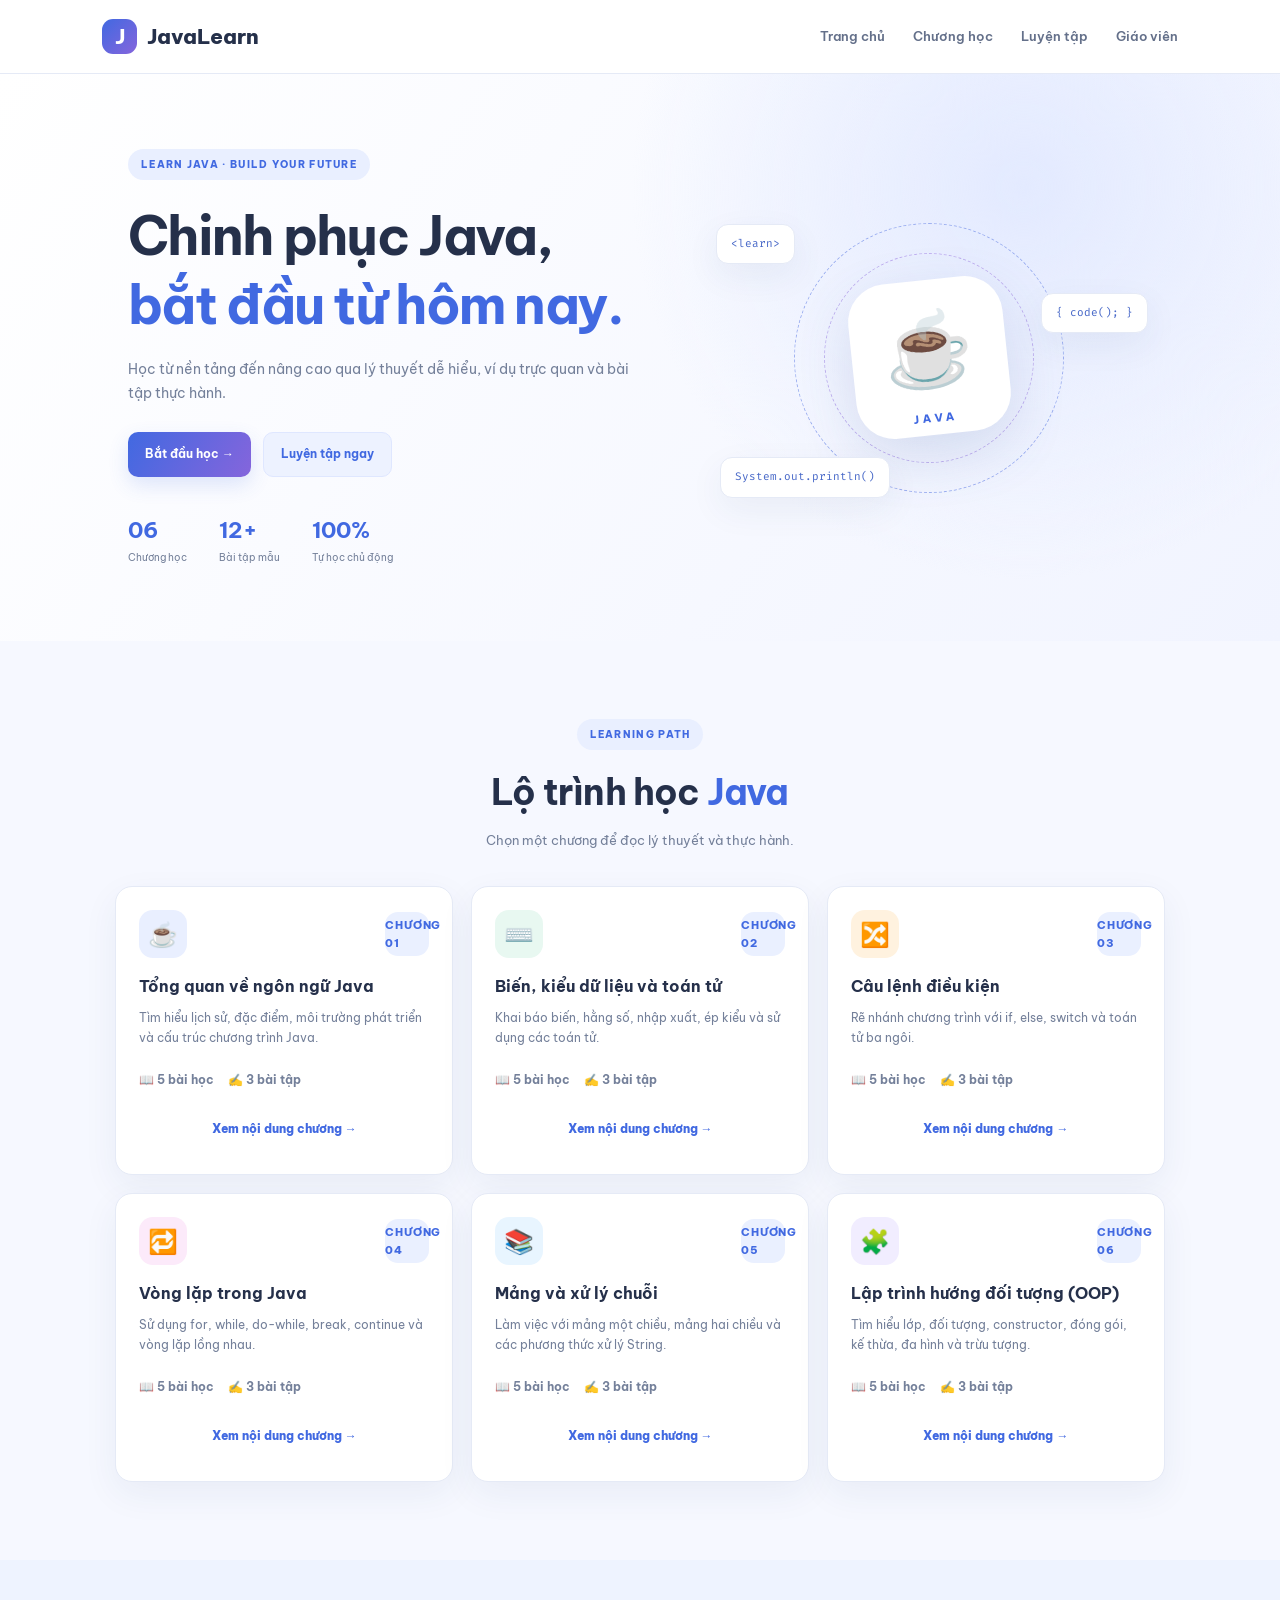
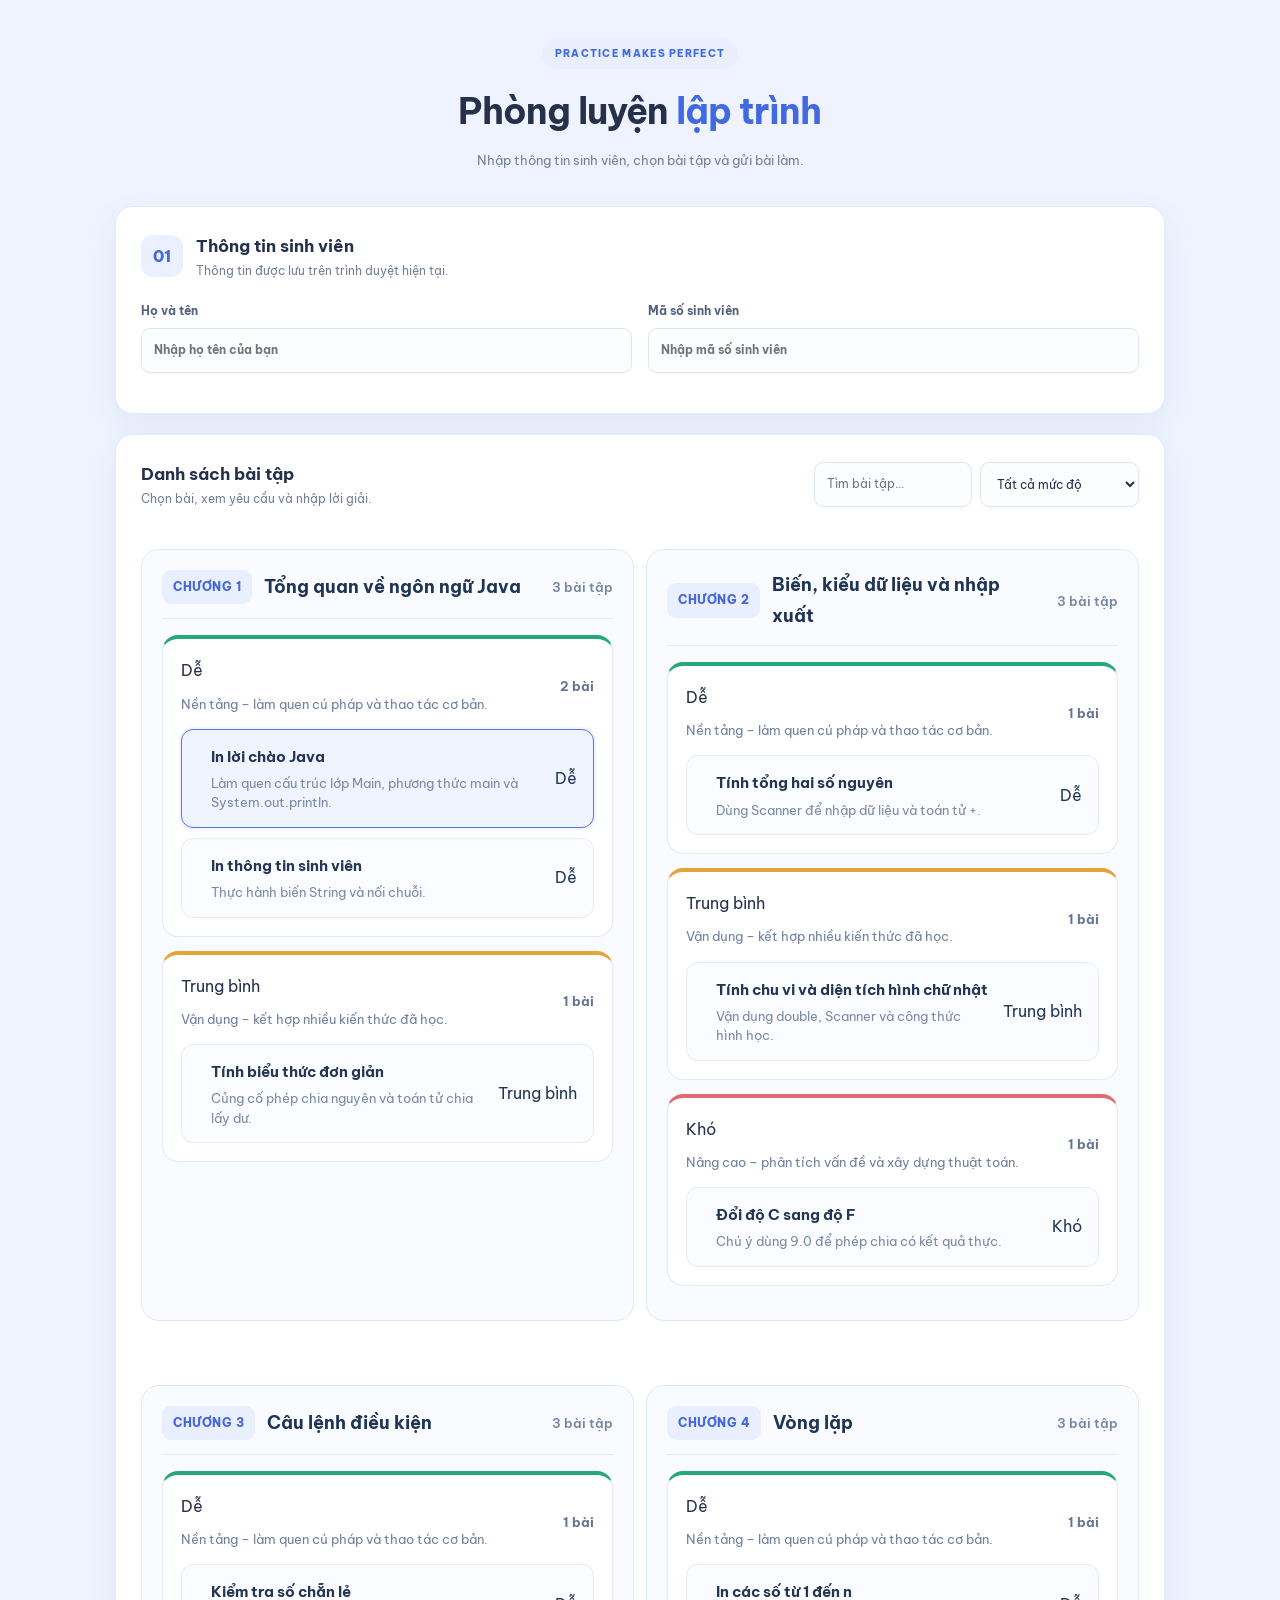
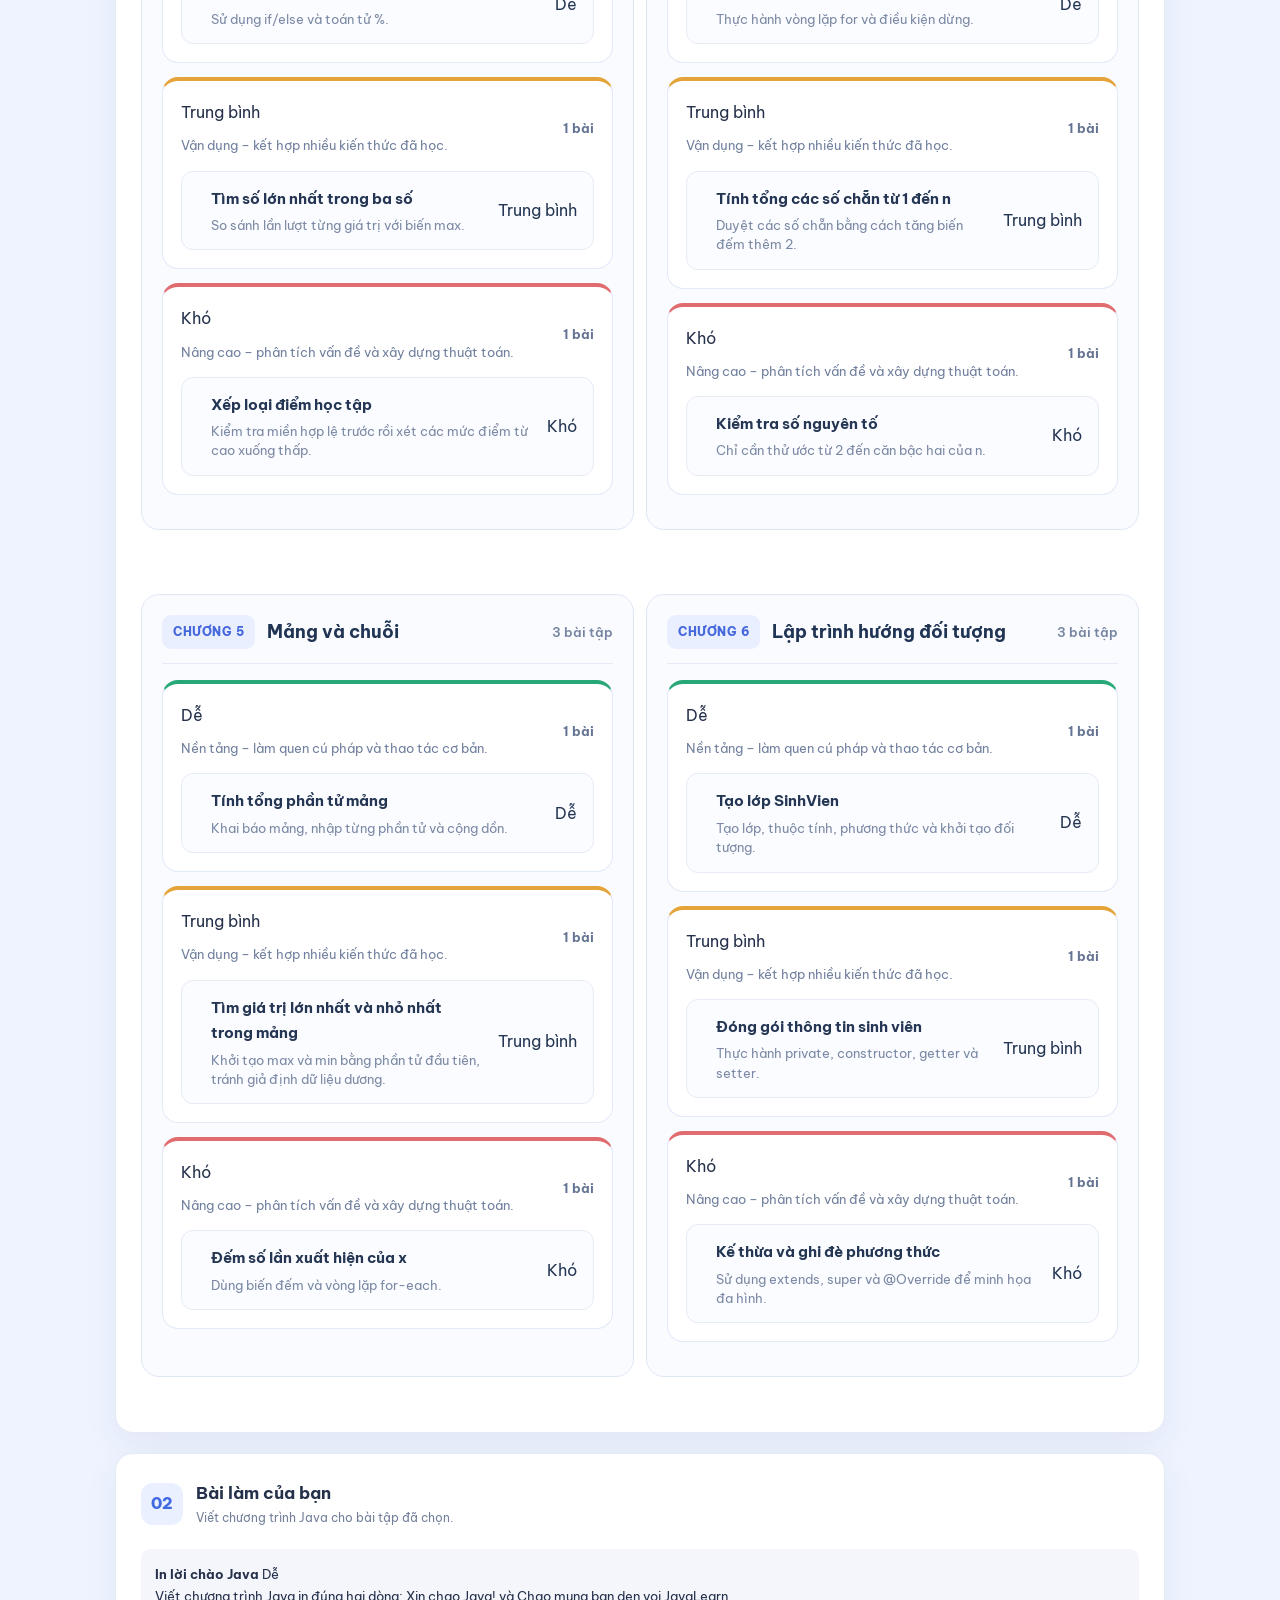
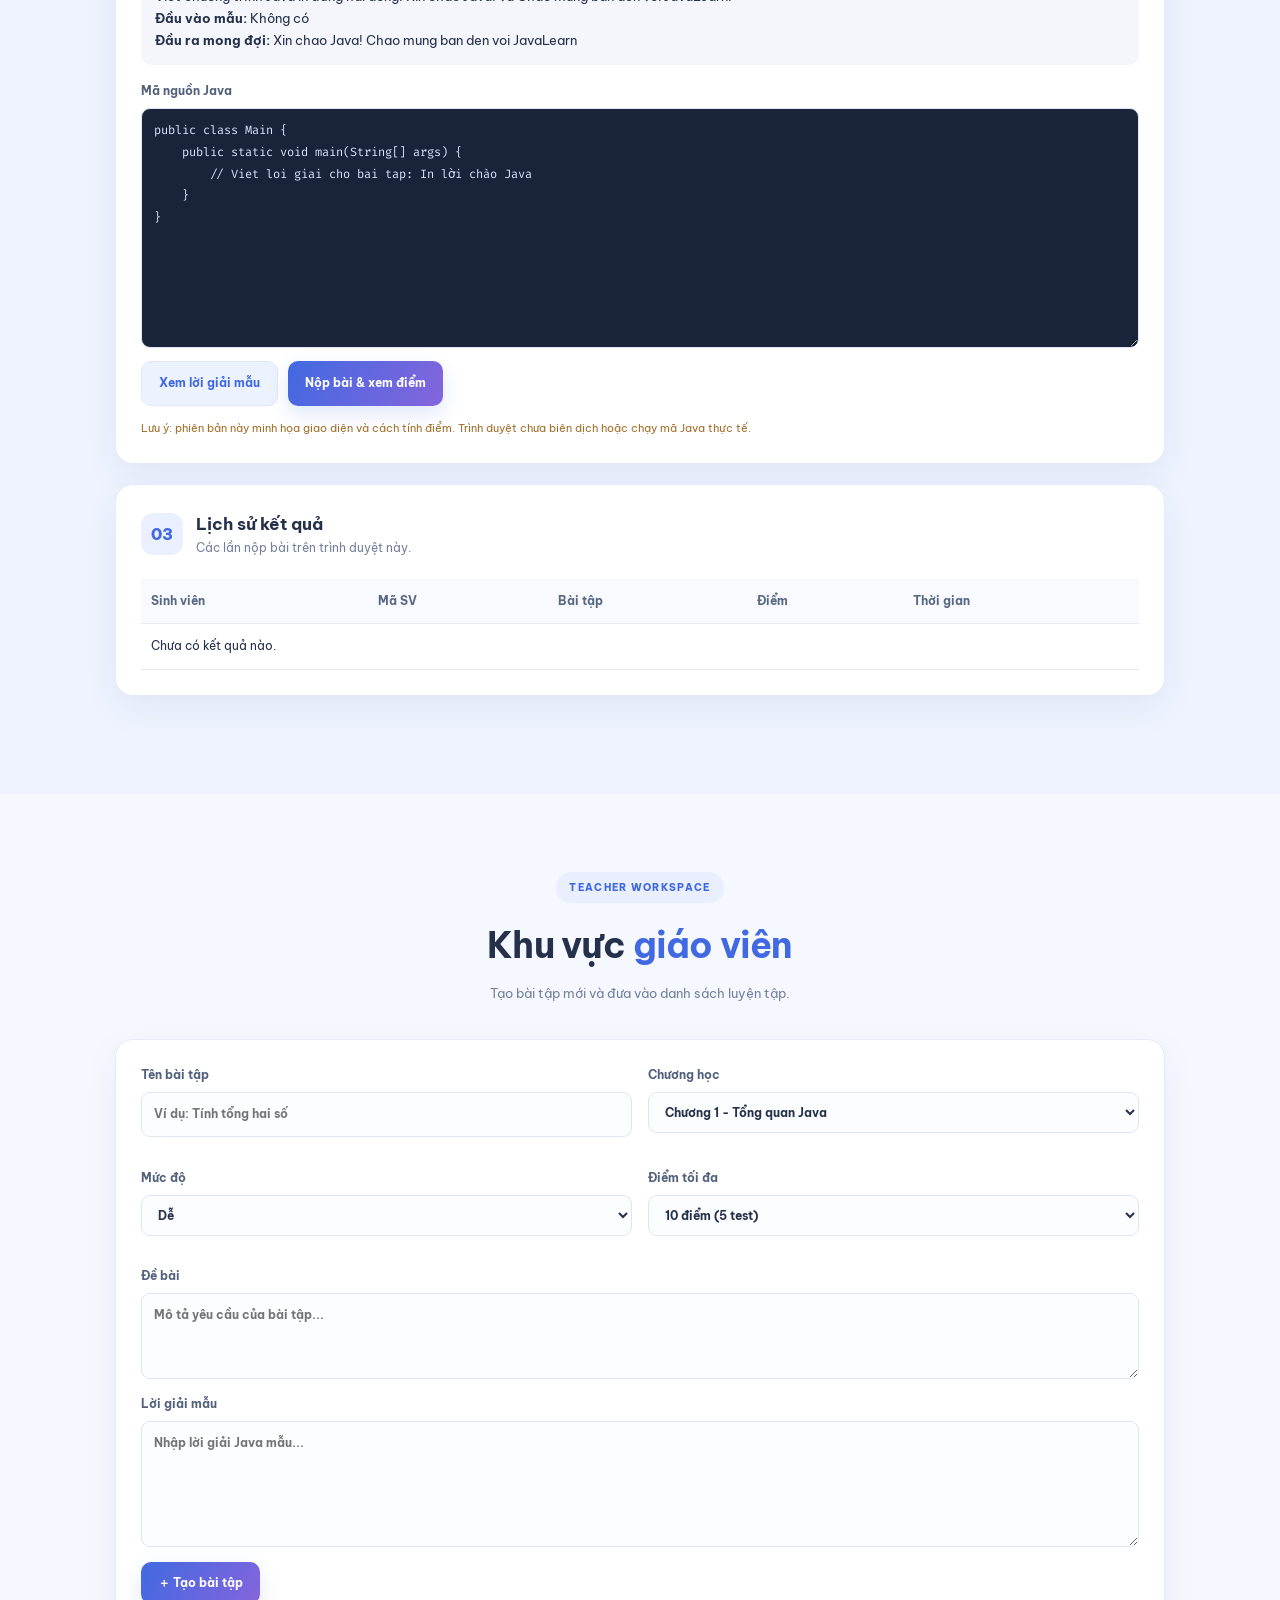
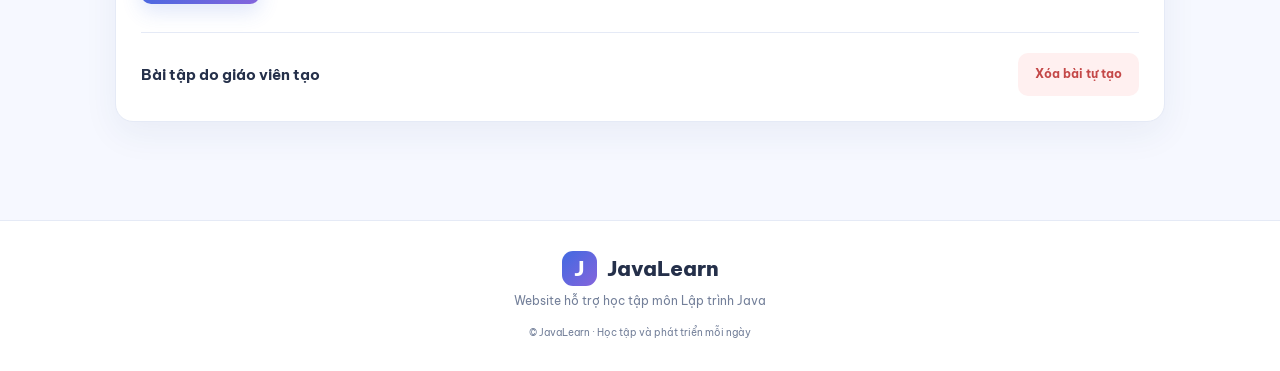
<file: index22.html>
<!DOCTYPE html>
<html lang="vi">
<head>
    <meta charset="UTF-8">
    <meta name="viewport" content="width=device-width, initial-scale=1.0">
    <title>JavaLearn - Học lập trình Java</title>
    <link rel="stylesheet" href="style22.css">
</head>
<body>
<header class="topbar">
    <a class="brand" href="#home"><span class="brand-icon">J</span> JavaLearn</a>
    <button id="menuToggle" class="menu-toggle" aria-label="Mở menu">☰</button>
    <nav id="mainNav">
        <a href="#home">Trang chủ</a>
        <a href="#chapters">Chương học</a>
        <a href="#practice">Luyện tập</a>
        <a href="#teacher">Giáo viên</a>
    </nav>
</header>

<section class="hero" id="home">
    <div class="hero-text">
        <span class="eyebrow">LEARN JAVA · BUILD YOUR FUTURE</span>
        <h1>Chinh phục Java,<br><span>bắt đầu từ hôm nay.</span></h1>
        <p>Học từ nền tảng đến nâng cao qua lý thuyết dễ hiểu, ví dụ trực quan và bài tập thực hành.</p>
        <div class="hero-actions">
            <a class="btn primary" href="#chapters">Bắt đầu học →</a>
            <a class="btn secondary" href="#practice">Luyện tập ngay</a>
        </div>
        <div class="hero-stats">
            <div><strong>06</strong><span>Chương học</span></div>
            <div><strong>12+</strong><span>Bài tập mẫu</span></div>
            <div><strong>100%</strong><span>Tự học chủ động</span></div>
        </div>
    </div>
    <div class="hero-art">
        <div class="orbit orbit-one"></div>
        <div class="orbit orbit-two"></div>
        <div class="java-logo">☕<small>JAVA</small></div>
        <div class="floating-code code-one">&lt;learn&gt;</div>
        <div class="floating-code code-two">{ code(); }</div>
        <div class="floating-code code-three">System.out.println()</div>
    </div>
</section>

<main>
<section class="section" id="chapters">
    <div class="section-heading">
        <span class="eyebrow">LEARNING PATH</span>
        <h2>Lộ trình học <span>Java</span></h2>
        <p>Chọn một chương để đọc lý thuyết và thực hành.</p>
    </div>
    <div class="chapter-grid" id="chapterGrid"></div>
</section>

<section class="section practice-section" id="practice">
    <div class="section-heading">
        <span class="eyebrow">PRACTICE MAKES PERFECT</span>
        <h2>Phòng luyện <span>lập trình</span></h2>
        <p>Nhập thông tin sinh viên, chọn bài tập và gửi bài làm.</p>
    </div>

    <div class="student-panel panel">
        <div class="panel-title"><span>01</span><div><h3>Thông tin sinh viên</h3><p>Thông tin được lưu trên trình duyệt hiện tại.</p></div></div>
        <div class="form-grid">
            <label>Họ và tên<input id="studentName" placeholder="Nhập họ tên của bạn"></label>
            <label>Mã số sinh viên<input id="studentId" placeholder="Nhập mã số sinh viên"></label>
        </div>
    </div>

    <div class="panel exercise-panel">
        <div class="exercise-toolbar">
            <div><h3>Danh sách bài tập</h3><p>Chọn bài, xem yêu cầu và nhập lời giải.</p></div>
            <div class="filters">
                <input id="searchExercise" placeholder="Tìm bài tập...">
                <select id="difficultyFilter">
                    <option value="all">Tất cả mức độ</option>
                    <option value="Dễ">Dễ</option>
                    <option value="Trung bình">Trung bình</option>
                    <option value="Khó">Khó</option>
                </select>
            </div>
        </div>
        <div id="exerciseList" class="exercise-list"></div>
    </div>

    <div class="panel editor-panel">
        <div class="panel-title"><span>02</span><div><h3>Bài làm của bạn</h3><p>Viết chương trình Java cho bài tập đã chọn.</p></div></div>
        <div id="selectedExercise" class="selected-exercise">Hãy chọn một bài tập trong danh sách phía trên.</div>
        <label class="editor-label" for="codeEditor">Mã nguồn Java</label>
        <textarea id="codeEditor" spellcheck="false" placeholder="public class Main {
    public static void main(String[] args) {
        // Viet code Java tai day
    }
}"></textarea>
        <div class="editor-actions">
            <button id="showSolution" class="btn secondary">Xem lời giải mẫu</button>
            <button id="submitCode" class="btn primary">Nộp bài & xem điểm</button>
        </div>
        <div id="resultBox" class="result-box" aria-live="polite"></div>
        <p class="notice">Lưu ý: phiên bản này minh họa giao diện và cách tính điểm. Trình duyệt chưa biên dịch hoặc chạy mã Java thực tế.</p>
    </div>

    <div class="panel">
        <div class="panel-title"><span>03</span><div><h3>Lịch sử kết quả</h3><p>Các lần nộp bài trên trình duyệt này.</p></div></div>
        <div class="table-wrap">
            <table>
                <thead><tr><th>Sinh viên</th><th>Mã SV</th><th>Bài tập</th><th>Điểm</th><th>Thời gian</th></tr></thead>
                <tbody id="resultsBody"><tr><td colspan="5">Chưa có kết quả nào.</td></tr></tbody>
            </table>
        </div>
    </div>
</section>

<section class="section teacher-section" id="teacher">
    <div class="section-heading">
        <span class="eyebrow">TEACHER WORKSPACE</span>
        <h2>Khu vực <span>giáo viên</span></h2>
        <p>Tạo bài tập mới và đưa vào danh sách luyện tập.</p>
    </div>
    <div class="panel teacher-panel">
        <form id="teacherForm">
            <div class="form-grid">
                <label>Tên bài tập<input id="newTitle" required placeholder="Ví dụ: Tính tổng hai số"></label>
                <label>Chương học
                    <select id="newChapter">
                        <option value="1">Chương 1 - Tổng quan Java</option>
                        <option value="2">Chương 2 - Biến và kiểu dữ liệu</option>
                        <option value="3">Chương 3 - Câu lệnh điều kiện</option>
                        <option value="4">Chương 4 - Vòng lặp</option>
                        <option value="5">Chương 5 - Mảng và chuỗi</option>
                        <option value="6">Chương 6 - Lập trình hướng đối tượng</option>
                    </select>
                </label>
                <label>Mức độ
                    <select id="newDifficulty">
                        <option>Dễ</option><option>Trung bình</option><option>Khó</option>
                    </select>
                </label>
                <label>Điểm tối đa
                    <select id="newPoints">
                        <option value="10">10 điểm (5 test)</option>
                    </select>
                </label>
            </div>
            <label>Đề bài<textarea id="newDescription" required rows="3" placeholder="Mô tả yêu cầu của bài tập..."></textarea></label>
            <label>Lời giải mẫu<textarea id="newSolution" required rows="5" placeholder="Nhập lời giải Java mẫu..."></textarea></label>
            <button type="submit" class="btn primary">＋ Tạo bài tập</button>
            <p id="teacherMessage" class="form-message" aria-live="polite"></p>
        </form>
        <div class="teacher-list-heading"><h3>Bài tập do giáo viên tạo</h3><button id="clearCustomExercises" class="btn danger">Xóa bài tự tạo</button></div>
        <div id="customExerciseList"></div>
    </div>
</section>
</main>

<footer>
    <a class="brand" href="#home"><span class="brand-icon">J</span> JavaLearn</a>
    <p>Website hỗ trợ học tập môn Lập trình Java</p>
    <p class="copyright">© <span id="year"></span> JavaLearn · Học tập và phát triển mỗi ngày</p>
</footer>
<script src="jstyle22.js"></script>
</body>
</html>
</file>
<file: style22.css>
@import url('https://fonts.googleapis.com/css2?family=Be+Vietnam+Pro:wght@400;500;600;700;800&family=Fira+Code:wght@400;500&display=swap');

:root {
    --blue: #4169e1;
    --blue-dark: #2d4db5;
    --purple: #8565dc;
    --ink: #25304a;
    --muted: #74809a;
    --bg: #f6f8ff;
    --line: #e5eaf6;
    --white: #fff;
    --green: #14966a;
    --shadow: 0 12px 35px #263f7610;
}

* { box-sizing: border-box; margin: 0; padding: 0; scroll-behavior: smooth; }
body { font-family: 'Be Vietnam Pro', sans-serif; color: var(--ink); background: var(--bg); line-height: 1.7; }
a { text-decoration: none; color: inherit; }
button, input, textarea, select { font: inherit; }
button { cursor: pointer; }
.topbar { height: 74px; padding: 0 8%; display: flex; align-items: center; justify-content: space-between; background: #ffffffed; border-bottom: 1px solid var(--line); position: sticky; top: 0; z-index: 50; backdrop-filter: blur(14px); }
.brand { display: inline-flex; align-items: center; gap: 10px; font-size: 21px; font-weight: 800; }
.brand-icon { display: inline-grid; place-items: center; width: 35px; height: 35px; color: white; border-radius: 11px; background: linear-gradient(135deg, var(--blue), var(--purple)); }
.topbar nav { display: flex; gap: 28px; }
.topbar nav a { font-size: 13px; font-weight: 600; color: #64708a; }
.topbar nav a:hover { color: var(--blue); }
.menu-toggle { display: none; border: 0; background: #eaf0ff; border-radius: 9px; padding: 7px 11px; color: var(--blue); font-size: 22px; }

.hero { display: grid; grid-template-columns: 1.1fr .9fr; align-items: center; gap: 35px; min-height: 535px; padding: 75px 10%; background: radial-gradient(circle at 80% 20%, #e3eaff 0, transparent 35%), linear-gradient(125deg, #fff, #f1f4ff); overflow: hidden; }
.eyebrow { display: inline-block; color: var(--blue); background: #e9efff; border-radius: 30px; padding: 7px 13px; font-size: 10px; font-weight: 800; letter-spacing: 1.3px; }
.hero h1 { font-size: clamp(34px, 4.3vw, 53px); line-height: 1.3; letter-spacing: -1.7px; margin: 22px 0 18px; }
.hero h1 span, .section-heading h2 span { color: var(--blue); }
.hero-text > p { max-width: 520px; color: var(--muted); font-size: 14px; }
.hero-actions { display: flex; flex-wrap: wrap; gap: 12px; margin-top: 27px; }
.btn { display: inline-flex; justify-content: center; align-items: center; border: 0; border-radius: 10px; padding: 11px 17px; font-size: 12px; font-weight: 700; transition: .2s; }
.btn:hover { transform: translateY(-2px); }
.primary { color: white; background: linear-gradient(120deg, var(--blue), var(--purple)); box-shadow: 0 8px 20px #4169e129; }
.secondary { color: var(--blue); background: #edf2ff; border: 1px solid #dfe7ff; }
.danger { background: #fff0f0; color: #c44848; }
.hero-stats { display: flex; gap: 32px; margin-top: 35px; }
.hero-stats div { display: flex; flex-direction: column; }
.hero-stats strong { font-size: 22px; color: var(--blue); }
.hero-stats span { font-size: 10px; color: var(--muted); }

.hero-art { min-height: 340px; position: relative; display: grid; place-items: center; }
.orbit { position: absolute; width: 270px; height: 270px; border: 1px dashed #9caff0; border-radius: 50%; }
.orbit-two { width: 210px; height: 210px; border-color: #c0b1ef; }
.java-logo { position: relative; z-index: 1; width: 155px; height: 155px; display: flex; flex-direction: column; align-items: center; justify-content: center; border-radius: 38px; background: white; box-shadow: 0 20px 55px #4c61a329; color: #e35e55; font-size: 72px; transform: rotate(-6deg); }
.java-logo small { font-size: 11px; color: var(--blue); font-weight: 800; letter-spacing: 4px; }
.floating-code { position: absolute; z-index: 2; background: white; color: #4566c7; border: 1px solid var(--line); border-radius: 12px; padding: 10px 14px; font-family: 'Fira Code', monospace; font-size: 11px; box-shadow: var(--shadow); animation: float 4s ease-in-out infinite; }
.code-one { top: 36px; left: 2%; }
.code-two { right: 1%; top: 105px; animation-delay: -1s; }
.code-three { left: 3%; bottom: 30px; animation-delay: -2s; }
@keyframes float { 0%,100% { transform: translateY(0); } 50% { transform: translateY(-8px); } }

.section { padding: 78px 9%; }
.section-heading { text-align: center; margin-bottom: 35px; }
.section-heading h2 { font-size: clamp(27px, 3vw, 36px); margin-top: 12px; letter-spacing: -.8px; }
.section-heading p { color: var(--muted); font-size: 13px; margin-top: 6px; }
.chapter-grid { display: grid; grid-template-columns: repeat(3, minmax(0, 1fr)); gap: 18px; }
.chapter-card { background: white; border: 1px solid var(--line); border-radius: 17px; padding: 23px; box-shadow: var(--shadow); transition: .25s; }
.chapter-card:hover { transform: translateY(-5px); box-shadow: 0 18px 38px #263f761a; }
.chapter-number { width: 44px; height: 44px; display: grid; place-items: center; border-radius: 13px; background: #eaf0ff; color: var(--blue); font-weight: 800; font-size: 17px; }
.chapter-card h3 { margin: 15px 0 7px; font-size: 16px; }
.chapter-card p { min-height: 48px; color: var(--muted); font-size: 12px; }
.chapter-card button { margin-top: 17px; border: 0; background: transparent; color: var(--blue); font-size: 12px; font-weight: 800; }

.practice-section { background: #eef3ff; }
.panel { margin: 20px auto; max-width: 1100px; padding: 25px; border: 1px solid var(--line); border-radius: 18px; background: white; box-shadow: var(--shadow); }
.panel-title { display: flex; gap: 13px; align-items: center; margin-bottom: 20px; }
.panel-title > span { display: grid; place-items: center; flex: 0 0 42px; height: 42px; border-radius: 12px; background: #eaf0ff; color: var(--blue); font-weight: 800; }
.panel-title h3, .exercise-toolbar h3 { font-size: 17px; }
.panel-title p, .exercise-toolbar p { color: var(--muted); font-size: 12px; }
.form-grid { display: grid; grid-template-columns: repeat(2, minmax(0, 1fr)); gap: 16px; }
label { display: block; font-size: 12px; font-weight: 700; color: #53617d; margin-bottom: 15px; }
input, select, textarea { display: block; width: 100%; margin-top: 7px; padding: 11px 12px; border: 1px solid #dfe5f2; border-radius: 9px; outline: none; background: #fcfdff; color: var(--ink); font-size: 12px; }
input:focus, select:focus, textarea:focus { border-color: #8ba5f6; box-shadow: 0 0 0 3px #4169e112; }
.exercise-toolbar { display: flex; justify-content: space-between; align-items: center; gap: 15px; margin-bottom: 18px; }
.filters { display: flex; gap: 8px; }
.filters input, .filters select { margin: 0; min-width: 140px; }
.exercise-list { display: grid; grid-template-columns: repeat(2, minmax(0, 1fr)); gap: 12px; }
.exercise-item { border: 1px solid var(--line); border-radius: 12px; padding: 15px; }
.exercise-item.selected { border-color: var(--blue); background: #f4f7ff; }
.exercise-item h4 { font-size: 13px; margin: 7px 0; }
.exercise-item p { font-size: 11px; color: var(--muted); }
.exercise-meta { display: flex; align-items: center; justify-content: space-between; gap: 10px; }
.pill { display: inline-block; padding: 3px 8px; border-radius: 20px; background: #e9f8f0; color: #14865c; font-size: 10px; font-weight: 700; }
.pill.medium { background: #fff4df; color: #a46b0c; }
.pill.hard { background: #ffe8e8; color: #bd4848; }
.exercise-item button { margin-top: 10px; padding: 7px 11px; border: 0; border-radius: 8px; background: #eaf0ff; color: var(--blue); font-size: 11px; font-weight: 700; }
.selected-exercise { padding: 14px; margin-bottom: 16px; border-radius: 10px; background: #f4f6fc; font-size: 13px; }
.editor-label { margin-bottom: 5px; }
#codeEditor { min-height: 240px; resize: vertical; background: #19243a; color: #d9e6ff; font-family: 'Fira Code', monospace; font-size: 12px; line-height: 1.8; }
.editor-actions { display: flex; flex-wrap: wrap; gap: 10px; margin-top: 13px; }
.result-box { margin-top: 15px; padding: 14px; border-radius: 10px; background: #f0f8ff; font-size: 13px; display: none; }
.result-box.show { display: block; }
.result-box strong { color: var(--blue); }
.notice { margin-top: 13px; font-size: 11px; color: #a16e28; }
.table-wrap { overflow-x: auto; }
table { width: 100%; border-collapse: collapse; font-size: 12px; }
th, td { padding: 12px 10px; border-bottom: 1px solid var(--line); text-align: left; white-space: nowrap; }
th { color: #586782; background: #f8faff; }
.teacher-panel form > label { margin-top: 15px; }
.form-message { margin-top: 10px; color: var(--green); font-size: 12px; }
.teacher-list-heading { display: flex; justify-content: space-between; align-items: center; gap: 15px; margin-top: 28px; padding-top: 20px; border-top: 1px solid var(--line); }
.teacher-list-heading h3 { font-size: 15px; }
.custom-row { display: flex; align-items: center; justify-content: space-between; gap: 15px; padding: 13px 0; border-bottom: 1px solid var(--line); font-size: 12px; }
.custom-row button { border: 0; border-radius: 7px; padding: 6px 9px; color: #b74242; background: #fff0f0; font-size: 11px; }
.empty-state { grid-column: 1 / -1; padding: 22px; text-align: center; color: var(--muted); font-size: 12px; }
footer { padding: 30px 8%; text-align: center; background: white; border-top: 1px solid var(--line); }
footer p { margin-top: 5px; font-size: 12px; color: var(--muted); }
footer .copyright { font-size: 10px; margin-top: 12px; }

@media (max-width: 850px) {
    .hero { padding: 60px 6%; }
    .section { padding: 65px 6%; }
    .chapter-grid { grid-template-columns: repeat(2, minmax(0, 1fr)); }
    .hero-art { transform: scale(.9); }
}
@media (max-width: 650px) {
    .topbar { padding: 0 5%; height: 65px; }
    .menu-toggle { display: block; }
    .topbar nav { display: none; position: absolute; top: 65px; left: 0; right: 0; padding: 15px 6%; background: white; flex-direction: column; gap: 13px; border-bottom: 1px solid var(--line); }
    .topbar nav.open { display: flex; }
    .hero { grid-template-columns: 1fr; text-align: center; padding: 48px 7% 25px; }
    .hero-text > p { margin: auto; }
    .hero-actions, .hero-stats { justify-content: center; }
    .hero-art { min-height: 270px; transform: scale(.8); margin-top: -10px; }
    .chapter-grid, .exercise-list, .form-grid { grid-template-columns: 1fr; }
    .exercise-toolbar { align-items: stretch; flex-direction: column; }
    .filters { flex-direction: column; }
    .panel { padding: 18px; }
    .teacher-list-heading { align-items: flex-start; flex-direction: column; }
}

/* GIAO DIEN NOI DUNG BAI HOC */
.chapter-count {
    display: inline-block;
    margin-top: 12px;
    padding: 5px 10px;
    border-radius: 20px;
    color: #4169e1;
    background: #edf2ff;
    font-size: 10px;
    font-weight: 700;
}

.chapter-detail {
    margin-top: 18px;
    padding-top: 15px;
    border-top: 1px solid #e5eaf6;
}

.lesson {
    margin: 10px 0;
    border: 1px solid #e5eaf6;
    border-radius: 11px;
    background: #fbfcff;
    overflow: hidden;
}

.lesson summary {
    padding: 13px;
    cursor: pointer;
    font-size: 12px;
    font-weight: 700;
    color: #34466d;
    list-style: none;
}

.lesson summary::-webkit-details-marker {
    display: none;
}

.lesson summary::after {
    content: "+";
    float: right;
    color: #4169e1;
    font-size: 18px;
}

.lesson[open] summary::after {
    content: "−";
}

.lesson-number {
    display: inline-block;
    margin-right: 7px;
    padding: 3px 7px;
    border-radius: 6px;
    color: #4169e1;
    background: #eaf0ff;
    font-size: 10px;
}

.lesson-content {
    padding: 15px;
    border-top: 1px solid #e5eaf6;
    background: white;
}

.lesson-content h4 {
    margin: 17px 0 8px;
    color: #4169e1;
    font-size: 12px;
}

.lesson-content h4:first-child {
    margin-top: 0;
}

.lesson-text {
    color: #596781;
    font-size: 12px;
    line-height: 1.9;
    white-space: pre-line;
}

.lesson-content > p {
    color: #596781;
    font-size: 12px;
    line-height: 1.8;
}

.lesson-content .solution-preview {
    max-height: 420px;
    overflow: auto;
    padding: 14px;
    border-radius: 9px;
    background: #19243a;
    color: #d9e6ff;
    font-family: 'Fira Code', monospace;
    font-size: 11px;
    line-height: 1.8;
    white-space: pre-wrap;
}

.lesson-warning {
    padding: 12px;
    border-radius: 9px;
    background: #fff8e9;
    color: #93631c !important;
}

.practice-chapter-btn {
    width: 100%;
    margin-top: 12px;
    padding: 12px;
    border: none;
    border-radius: 9px;
    background: #4169e1;
    color: white;
    font-size: 12px;
    font-weight: 700;
    cursor: pointer;
}

.practice-chapter-btn:hover {
    background: #2d4db5;
}


/* ===== Bo sung hien thi danh sach 6 chuong Java ===== */
.chapter-top { display:flex; align-items:center; justify-content:space-between; gap:12px; }
.chapter-icon { width:48px; height:48px; display:grid; place-items:center; border-radius:14px; font-size:24px; }
.chapter-number { color:var(--blue); font-size:11px; font-weight:800; letter-spacing:.08em; }
.chapter-meta { display:flex; flex-wrap:wrap; gap:14px; margin-top:14px; color:var(--muted); font-size:12px; font-weight:700; }
.chapter-card .chapter-open-btn { display:block; width:100%; padding:12px 14px; border-radius:10px; text-align:center; }
.lesson-detail { margin:14px 0; padding:18px; background:#f8faff; border:1px solid var(--line); border-radius:14px; }
.lesson-detail h4 { margin:0 0 10px; color:var(--ink); }
.lesson-detail h5 { margin:14px 0 7px; color:var(--blue); }
.lesson-detail pre { overflow:auto; padding:14px; border-radius:10px; background:#17233b; color:#edf3ff; white-space:pre-wrap; }
.lesson-warning { padding:10px 12px; border-left:3px solid #f0b44d; background:#fff8e9; border-radius:6px; }
@media (max-width:760px) { .chapter-meta { gap:9px; } }

/* ===== HOP THOAI NOI DUNG CHUONG HOC ===== */
#lessonModal.modal {
    position: fixed;
    inset: 0;
    z-index: 9999;
    display: flex;
    align-items: center;
    justify-content: center;
    padding: 24px;
    background: rgba(20, 31, 59, .62);
    backdrop-filter: blur(5px);
    overflow-y: auto;
}
#lessonModal.modal.hidden { display: none !important; }
#lessonModal .lesson-modal {
    position: relative;
    width: min(960px, 100%);
    max-height: min(88vh, 900px);
    overflow-y: auto;
    padding: clamp(22px, 4vw, 42px);
    background: #fff;
    border-radius: 22px;
    box-shadow: 0 24px 80px rgba(12, 25, 55, .28);
    color: #263653;
}
#lessonModal .modal-close {
    position: sticky;
    top: 0;
    float: right;
    z-index: 2;
    width: 42px;
    height: 42px;
    margin: -8px -8px 8px 12px;
    border: 0;
    border-radius: 50%;
    background: #eef2ff;
    color: #385bd6;
    font-size: 28px;
    line-height: 1;
    cursor: pointer;
}
#lessonModal h2 { margin: 12px 0 18px; color: #20345a; font-size: clamp(24px, 4vw, 34px); }
#lessonModal h3 { margin: 26px 0 14px; color: #315bd8; }
#lessonModal h4 { margin: 0 0 10px; color: #263b65; font-size: 18px; }
#lessonModal h5 { margin: 16px 0 8px; color: #425b91; font-size: 14px; }
#lessonModal p { line-height: 1.75; white-space: pre-line; }
#lessonModal .lesson-list { padding-left: 24px; }
#lessonModal .lesson-detail, #lessonModal .lesson-list > li {
    margin: 12px 0;
    padding: 18px 20px;
    border: 1px solid #e4eaf7;
    border-radius: 14px;
    background: #fbfcff;
}
#lessonModal pre {
    max-width: 100%;
    overflow-x: auto;
    padding: 16px;
    border-radius: 12px;
    background: #17243d;
    color: #e9f0ff;
    line-height: 1.65;
    white-space: pre;
}
#lessonModal .lesson-warning {
    padding: 12px 14px;
    border-left: 4px solid #f0b44b;
    border-radius: 8px;
    background: #fff8e9;
}
#lessonModal details { margin-top: 12px; }
#lessonModal details summary { color: #315bd8; font-weight: 700; cursor: pointer; }
@media (max-width: 600px) {
    #lessonModal.modal { padding: 10px; align-items: flex-start; }
    #lessonModal .lesson-modal { max-height: 96vh; padding: 20px 15px; border-radius: 16px; }
}


/* ===== Danh sach bai tap phan nhom theo muc do ===== */
.exercise-level-group { margin: 18px 0 24px; padding: 18px; border: 1px solid #e2e9f8; border-radius: 16px; background: #fff; }
.exercise-level-heading { display:flex; align-items:center; justify-content:space-between; gap:14px; margin-bottom:14px; }
.exercise-level-heading p { margin:8px 0 0; color:#71809e; font-size:13px; }
.exercise-level-heading strong { color:#657493; font-size:13px; white-space:nowrap; }
.exercise-level-items { display:grid; gap:10px; }
.exercise-level-group .exercise-item { display:flex; align-items:center; gap:13px; width:100%; padding:14px 16px; border:1px solid #e6ebf5; border-radius:12px; background:#fbfcff; color:#243653; text-align:left; cursor:pointer; transition:.2s ease; }
.exercise-level-group .exercise-item:hover { border-color:#9aafff; transform:translateY(-1px); }
.exercise-level-group .exercise-item.selected { border-color:#5474ed; background:#f0f4ff; box-shadow:0 0 0 2px rgba(84,116,237,.08); }
.exercise-item-content { display:grid; gap:5px; flex:1; min-width:0; }
.exercise-item-content b { font-size:15px; }
.exercise-item-content small { color:#7b89a4; line-height:1.45; }
.exercise-level-group.easy { border-top:4px solid #28a879; }
.exercise-level-group.medium { border-top:4px solid #e5a43a; }
.exercise-level-group.hard { border-top:4px solid #e16c70; }
@media(max-width:600px) {
 .exercise-level-group { padding:12px; }
 .exercise-level-group .exercise-item { align-items:flex-start; flex-wrap:wrap; }
 .exercise-item-content { flex-basis:calc(100% - 35px); }
 .exercise-level-heading { align-items:flex-start; }
}

/* Phan bai tap theo tung chuong va ba muc do */
.chapter-exercise-group { margin: 22px 0 30px; padding: 20px; border: 1px solid #dfe7f7; border-radius: 18px; background: #f9fbff; }
.chapter-exercise-heading { display:flex; align-items:center; gap:12px; flex-wrap:wrap; padding-bottom:14px; border-bottom:1px solid #e5ebf6; margin-bottom:16px; }
.chapter-exercise-heading h4 { margin:0; color:#203454; font-size:18px; flex:1; }
.chapter-exercise-number { display:inline-flex; padding:7px 11px; border-radius:9px; background:#e9efff; color:#4567dc; font-weight:800; font-size:12px; letter-spacing:.5px; }
.chapter-exercise-count { color:#7785a1; font-size:13px; font-weight:600; }
.chapter-exercise-group .exercise-level-group { margin:14px 0; }
@media(max-width:700px) { .chapter-exercise-group { padding:13px; } .chapter-exercise-heading h4 { flex-basis:100%; order:3; } .chapter-exercise-count { margin-left:auto; } }
</file>
